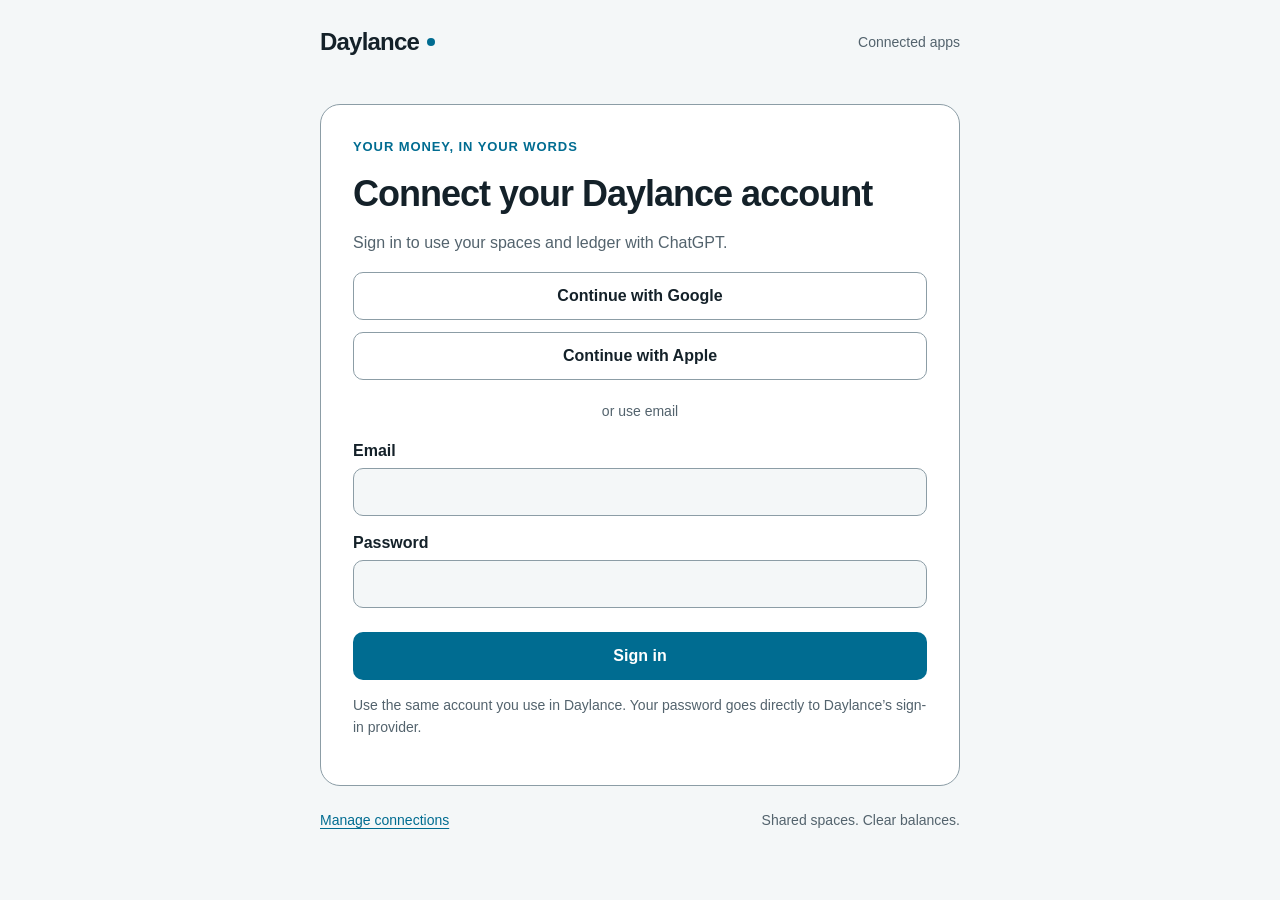
<file: connect/index.html>
<!doctype html>
<html lang="en">
  <head>
    <meta charset="utf-8" />
    <meta name="viewport" content="width=device-width, initial-scale=1, viewport-fit=cover" />
    <meta name="color-scheme" content="dark light" />
    <title>Connect your account · Daylance</title>
    <base href="/connect/" />
    <link rel="stylesheet" href="consent.css" />
    <script type="module" src="consent.js"></script>
  <meta name="referrer" content="no-referrer" /><meta http-equiv="Content-Security-Policy" content="default-src 'none'; script-src 'self'; style-src 'self'; connect-src 'self' https://tzzlsupvtksnjlkzxvip.supabase.co; img-src 'self'; base-uri 'self'; form-action 'self'" /></head>
  <body>
    <main>
      <header><a id="app-link" href="/">Daylance<span class="brand-dot" aria-hidden="true"></span></a><span>Connected apps</span></header>
      <section class="card" aria-labelledby="title">
        <p class="eyebrow">Your money, in your words</p>
        <h1 id="title">Connect your Daylance account</h1>
        <p id="intro">Sign in to use your spaces and ledger with ChatGPT.</p>
        <p id="message" role="status" aria-live="polite">Loading your connection…</p>
        <p id="error" role="alert" tabindex="-1" hidden></p>
        <section id="login" hidden>
          <button type="button" id="google" class="secondary">Continue with Google</button>
          <button type="button" id="apple" class="secondary provider">Continue with Apple</button>
          <p class="divider">or use email</p>
          <form id="login-form">
            <label for="email">Email</label>
            <input id="email" name="email" type="email" autocomplete="email" inputmode="email" required />
            <label for="password">Password</label>
            <input id="password" name="password" type="password" autocomplete="current-password" required />
            <button type="submit">Sign in</button>
          </form>
          <p class="footnote">Use the same account you use in Daylance. Your password goes directly to Daylance’s sign-in provider.</p>
        </section>
        <section id="consent" hidden>
          <p id="identity" class="identity"></p>
          <h2 id="client-name">Allow this connection?</h2>
          <ul>
            <li>Read entries, balances, accounts, categories, members, and split policies in the spaces you can access.</li>
            <li>Create and edit ledger entries, and create categories and split policies, in spaces where you are an editor or owner.</li>
          </ul>
          <p class="footnote">Entries record activity in your ledger. They do not move money. This connection uses your existing space permissions. Data requested in a chat is shared with the connected app.</p>
          <p id="scopes" class="footnote"></p>
          <div class="actions"><button id="approve" type="button">Allow connection</button><button id="deny" type="button" class="secondary">Don’t allow</button></div>
          <p class="footnote">You can disconnect at any time from <a href="?manage=1">Connected apps</a>.</p>
        </section>
        <section id="connections" hidden><div id="grants"></div></section>
        <button id="sign-out" type="button" class="quiet" hidden>Use a different account</button>
      </section>
      <footer><a href="?manage=1">Manage connections</a><span>Shared spaces. Clear balances.</span></footer>
    </main>
  </body>
</html>
</file>
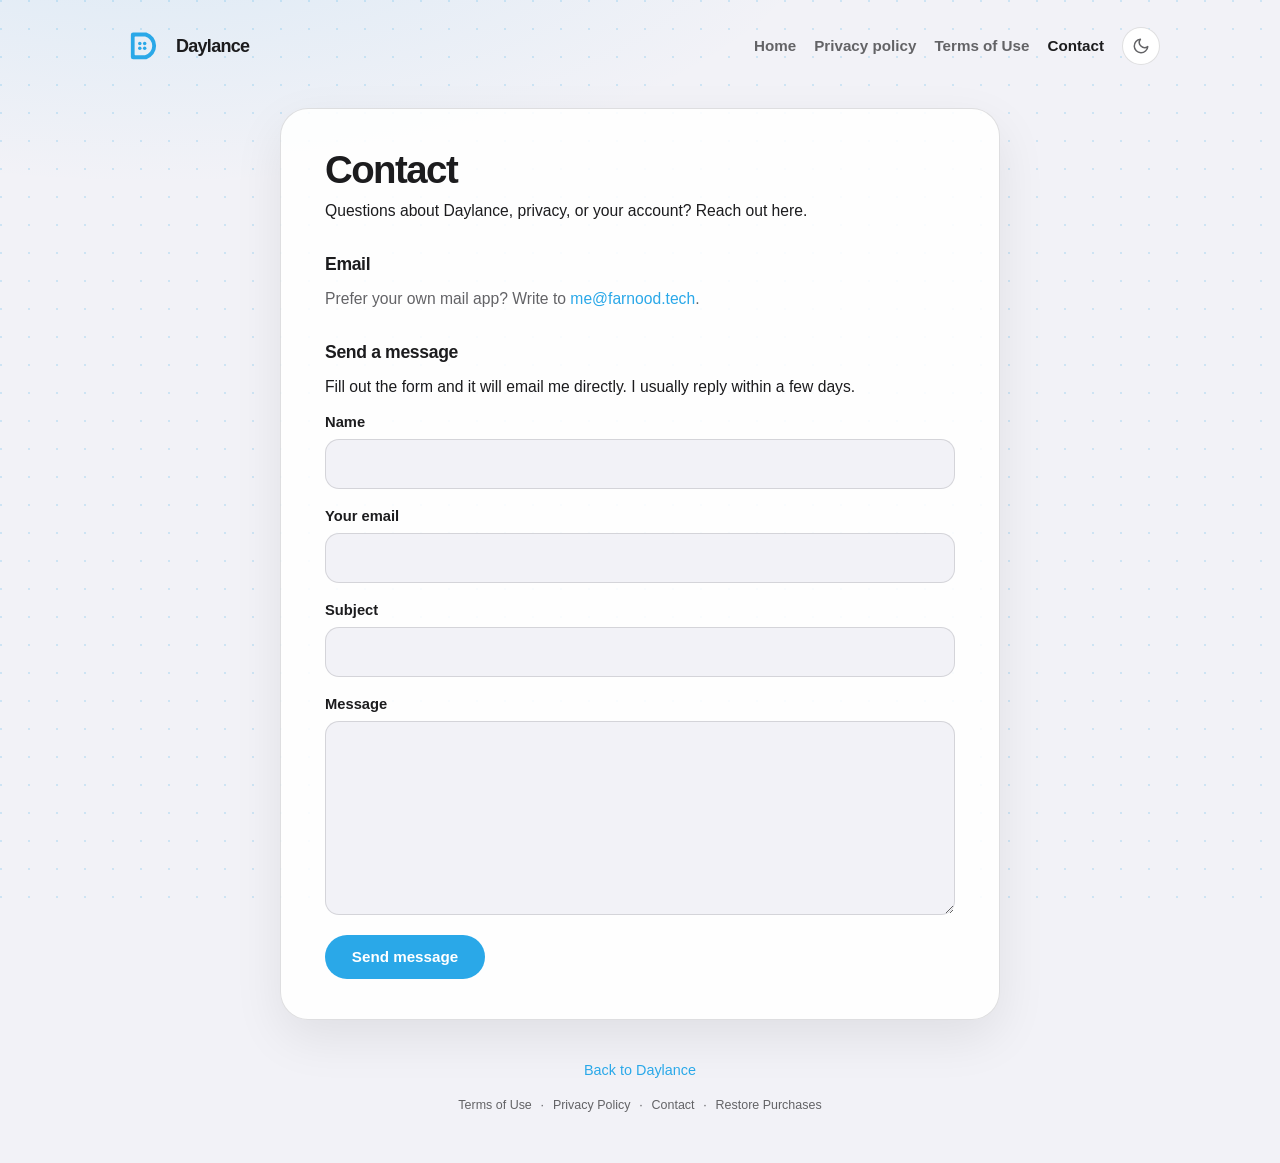
<file: contact/index.html>
<!doctype html>
<html lang="en">
  <head>
    <meta charset="utf-8" />
    <meta name="viewport" content="width=device-width, initial-scale=1" />
    <title>Contact — Daylance</title>
    <meta
      name="description"
      content="Contact Daylance support. Send a message or email me@farnood.tech."
    />
    <meta property="og:title" content="Contact — Daylance" />
    <meta property="og:description" content="Contact Daylance support. Send a message or email me@farnood.tech." />
    <meta property="og:type" content="website" />
    <meta property="og:url" content="https://daylance.farnood.tech/contact/" />
    <meta property="og:site_name" content="Daylance" />
    <meta property="og:image" content="https://daylance.farnood.tech/assets/images/share.png" />
    <meta property="og:image:secure_url" content="https://daylance.farnood.tech/assets/images/share.png" />
    <meta property="og:image:type" content="image/png" />
    <meta property="og:image:width" content="1200" />
    <meta property="og:image:height" content="630" />
    <meta property="og:image:alt" content="Daylance — See every dollar on its day" />
    <meta name="twitter:card" content="summary_large_image" />
    <meta name="twitter:title" content="Contact — Daylance" />
    <meta name="twitter:description" content="Contact Daylance support. Send a message or email me@farnood.tech." />
    <meta name="twitter:image" content="https://daylance.farnood.tech/assets/images/share.png" />
    <link rel="canonical" href="https://daylance.farnood.tech/contact/" />
    <link rel="image_src" href="https://daylance.farnood.tech/assets/images/share.png" />
    <link rel="icon" href="https://daylance.farnood.tech/favicon.ico" sizes="any" />
    <link rel="icon" href="https://daylance.farnood.tech/assets/images/icon-dark.png" type="image/png" />
    <link rel="apple-touch-icon" href="https://daylance.farnood.tech/assets/images/apple-touch-icon.png" />
    <link rel="stylesheet" href="../assets/css/site.css" />
    <script src="../assets/js/theme.js"></script>
  </head>
  <body>
    <div class="site-shell">
      <header class="site-header">
        <a class="brand" href="../">
          <svg class="brand-mark" viewBox="0 0 1024 1024" aria-hidden="true">
            <path fill="currentColor" fill-rule="evenodd" d="M306 199H612.46A325.35 325.35 0 0 1 614.28 819H306A53 53 0 0 1 253 766V252A53 53 0 0 1 306 199Zm50 92H584.95A226.52 226.52 0 0 1 581.73 728H356A16 16 0 0 1 340 712V307A16 16 0 0 1 356 291Z"/>
            <g fill="currentColor">
              <circle cx="461" cy="452" r="40.5"/>
              <circle cx="574.5" cy="452" r="40.5"/>
              <circle cx="461" cy="562" r="40.5"/>
              <circle cx="574.5" cy="562" r="40.5"/>
            </g>
          </svg>
          <span class="brand-name">Daylance</span>
        </a>
        <nav class="site-nav" aria-label="Site">
          <a href="../">Home</a>
          <a href="../policy/">Privacy policy</a>
          <a href="../terms/">Terms of Use</a>
          <a href="./" aria-current="page">Contact</a>
          <button class="theme-toggle" type="button" aria-label="Switch between light and dark mode">
            <svg class="when-light" viewBox="0 0 24 24" fill="none" stroke="currentColor" stroke-width="2" stroke-linecap="round" stroke-linejoin="round" aria-hidden="true">
              <path d="M21 12.79A9 9 0 1 1 11.21 3 7 7 0 0 0 21 12.79z" />
            </svg>
            <svg class="when-dark" viewBox="0 0 24 24" fill="none" stroke="currentColor" stroke-width="2" stroke-linecap="round" stroke-linejoin="round" aria-hidden="true">
              <circle cx="12" cy="12" r="4" />
              <path d="M12 2v2m0 16v2M4.93 4.93l1.41 1.41m11.32 11.32 1.41 1.41M2 12h2m16 0h2M4.93 19.07l1.41-1.41M17.66 6.34l1.41-1.41" />
            </svg>
          </button>
        </nav>
      </header>

      <main class="policy-layout">
        <article class="policy-card contact-card">
          <h1>Contact</h1>
          <p class="policy-meta">Questions about Daylance, privacy, or your account? Reach out here.</p>

          <section class="contact-direct" aria-label="Email">
            <h2>Email</h2>
            <p>
              Prefer your own mail app? Write to
              <a href="mailto:me@farnood.tech">me@farnood.tech</a>.
            </p>
          </section>

          <section class="contact-form-section" aria-label="Contact form">
            <h2>Send a message</h2>
            <p class="contact-form-intro">
              Fill out the form and it will email me directly. I usually reply within a few days.
            </p>

            <div class="contact-status" id="contact-status" hidden role="status" aria-live="polite"></div>

            <form class="contact-form" id="contact-form" novalidate>
              <input
                class="contact-honey"
                type="text"
                name="_honey"
                tabindex="-1"
                autocomplete="off"
                aria-hidden="true"
              />

              <label class="contact-field" for="contact-name">
                <span>Name</span>
                <input id="contact-name" name="name" type="text" autocomplete="name" required maxlength="120" />
              </label>

              <label class="contact-field" for="contact-email">
                <span>Your email</span>
                <input
                  id="contact-email"
                  name="email"
                  type="email"
                  autocomplete="email"
                  required
                  maxlength="254"
                  inputmode="email"
                />
              </label>

              <label class="contact-field" for="contact-subject">
                <span>Subject</span>
                <input id="contact-subject" name="subject" type="text" required maxlength="160" />
              </label>

              <label class="contact-field" for="contact-message">
                <span>Message</span>
                <textarea id="contact-message" name="message" required maxlength="5000" rows="7"></textarea>
              </label>

              <button class="button button-primary contact-submit" type="submit" id="contact-submit">
                Send message
              </button>
            </form>
          </section>
        </article>
      </main>

      <footer class="site-footer">
        <p><a href="../">Back to Daylance</a></p>
        <nav class="site-legal-links" aria-label="Legal">
          <a href="../terms/">Terms of Use</a>
          <span aria-hidden="true">·</span>
          <a href="../policy/">Privacy Policy</a>
          <span aria-hidden="true">·</span>
          <a href="./">Contact</a>
          <span aria-hidden="true">·</span>
          <a href="mailto:me@farnood.tech?subject=Daylance%20Restore%20Purchases">Restore Purchases</a>
        </nav>
      </footer>
    </div>
    <script src="../assets/js/contact.js"></script>
  </body>
</html>
</file>
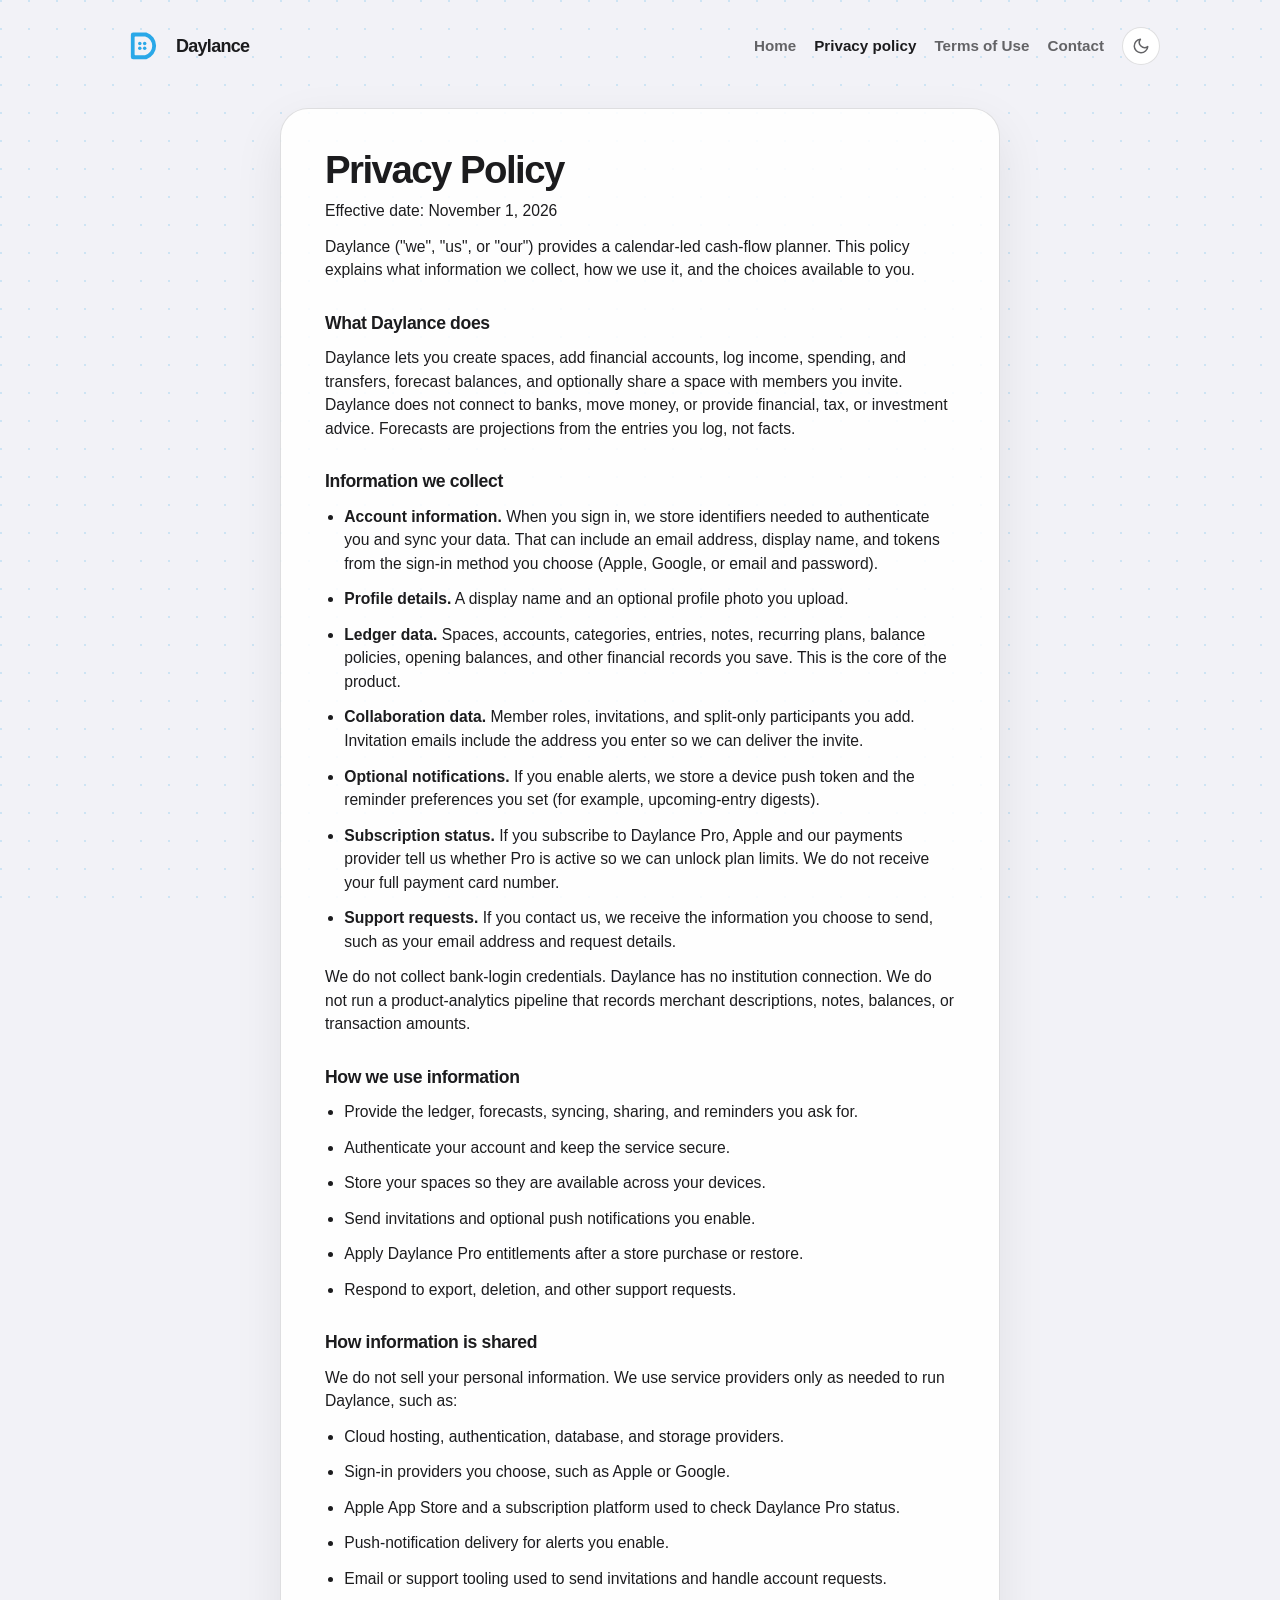
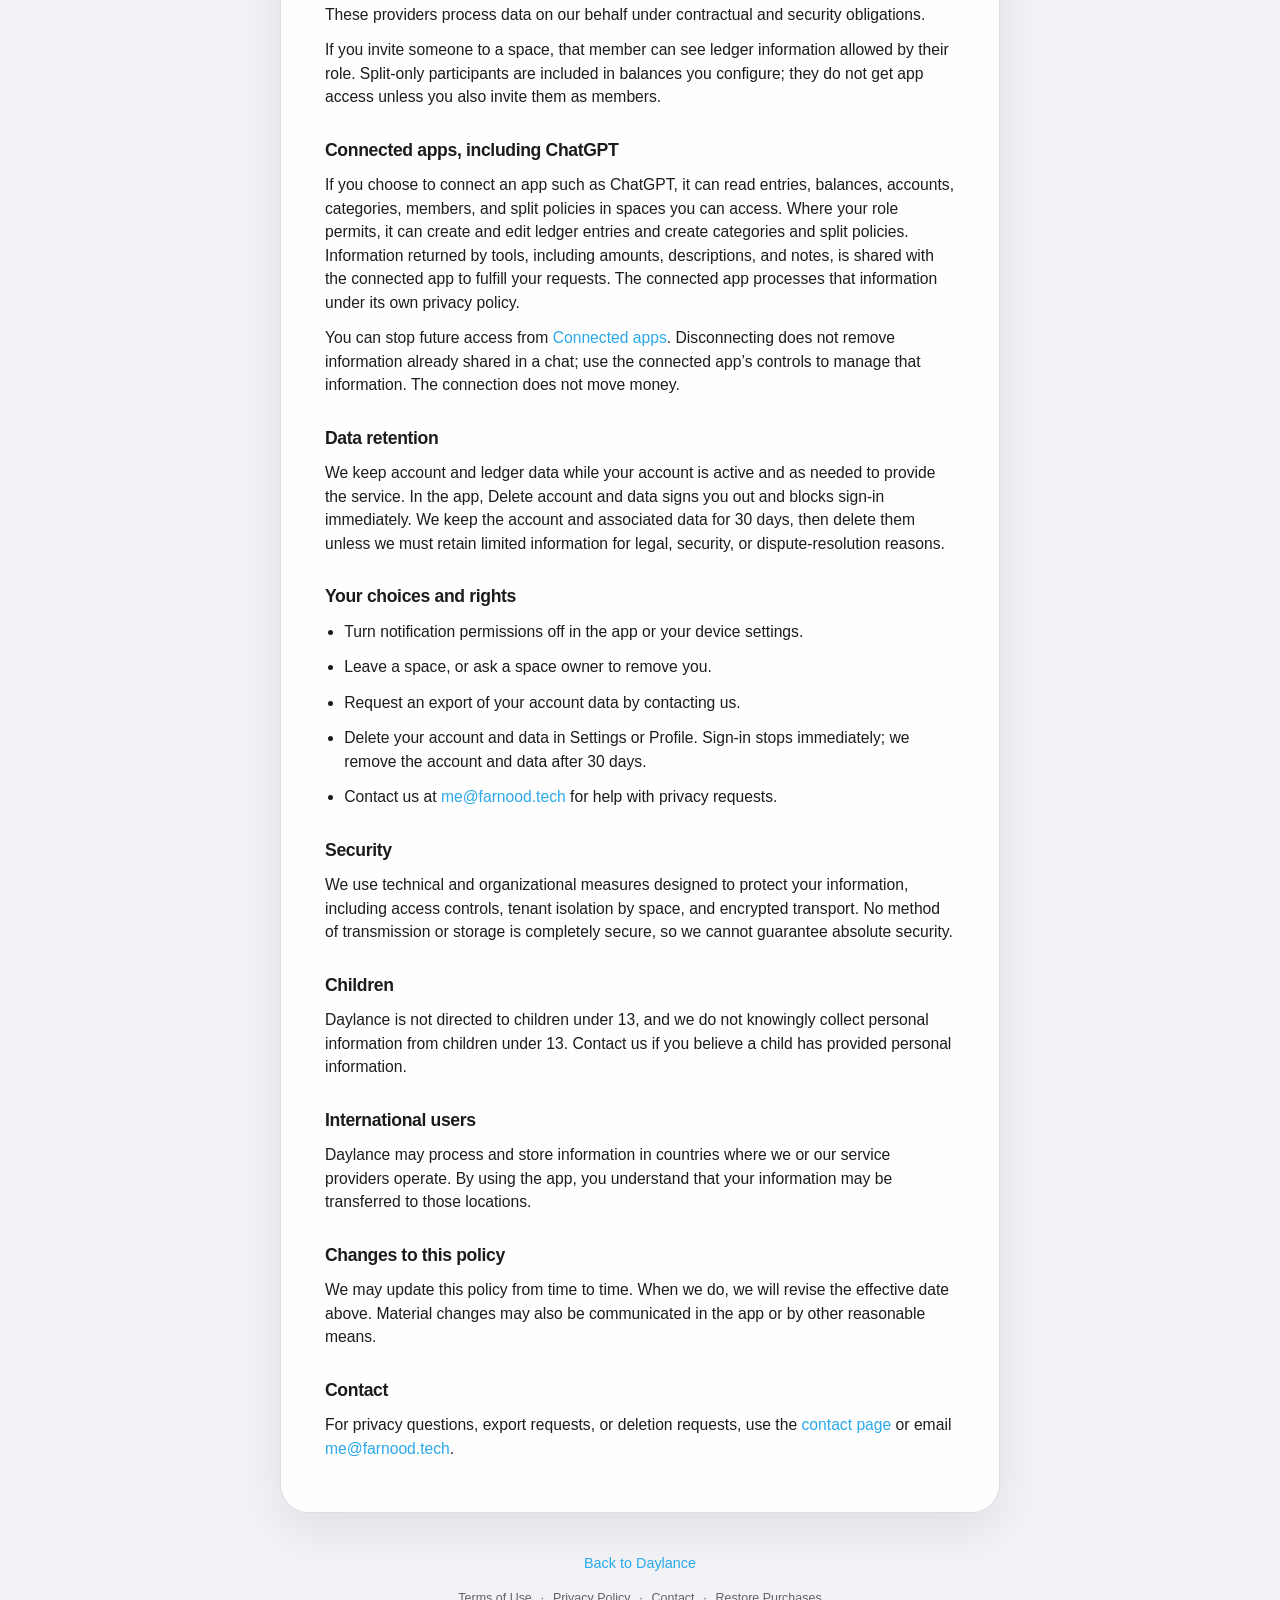
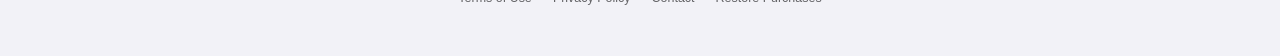
<file: policy/index.html>
<!doctype html>
<html lang="en">
  <head>
    <meta charset="utf-8" />
    <meta name="viewport" content="width=device-width, initial-scale=1" />
    <title>Privacy Policy — Daylance</title>
    <meta
      name="description"
      content="How Daylance collects, uses, stores, and protects your account, ledger, and optional notification data."
    />
    <meta property="og:title" content="Privacy Policy — Daylance" />
    <meta property="og:description" content="How Daylance collects, uses, stores, and protects your account and ledger data." />
    <meta property="og:type" content="website" />
    <meta property="og:url" content="https://daylance.farnood.tech/policy/" />
    <meta property="og:site_name" content="Daylance" />
    <meta property="og:image" content="https://daylance.farnood.tech/assets/images/share.png" />
    <meta property="og:image:secure_url" content="https://daylance.farnood.tech/assets/images/share.png" />
    <meta property="og:image:type" content="image/png" />
    <meta property="og:image:width" content="1200" />
    <meta property="og:image:height" content="630" />
    <meta property="og:image:alt" content="Daylance — See every dollar on its day" />
    <meta name="twitter:card" content="summary_large_image" />
    <meta name="twitter:title" content="Privacy Policy — Daylance" />
    <meta name="twitter:description" content="How Daylance collects, uses, stores, and protects your account and ledger data." />
    <meta name="twitter:image" content="https://daylance.farnood.tech/assets/images/share.png" />
    <link rel="canonical" href="https://daylance.farnood.tech/policy/" />
    <link rel="image_src" href="https://daylance.farnood.tech/assets/images/share.png" />
    <link rel="icon" href="https://daylance.farnood.tech/favicon.ico" sizes="any" />
    <link rel="icon" href="https://daylance.farnood.tech/assets/images/icon-dark.png" type="image/png" />
    <link rel="apple-touch-icon" href="https://daylance.farnood.tech/assets/images/apple-touch-icon.png" />
    <link rel="stylesheet" href="../assets/css/site.css" />
    <script src="../assets/js/theme.js"></script>
  </head>
  <body>
    <div class="site-shell">
      <header class="site-header">
        <a class="brand" href="../">
          <svg class="brand-mark" viewBox="0 0 1024 1024" aria-hidden="true">
            <path fill="currentColor" fill-rule="evenodd" d="M306 199H612.46A325.35 325.35 0 0 1 614.28 819H306A53 53 0 0 1 253 766V252A53 53 0 0 1 306 199Zm50 92H584.95A226.52 226.52 0 0 1 581.73 728H356A16 16 0 0 1 340 712V307A16 16 0 0 1 356 291Z"/>
            <g fill="currentColor">
              <circle cx="461" cy="452" r="40.5"/>
              <circle cx="574.5" cy="452" r="40.5"/>
              <circle cx="461" cy="562" r="40.5"/>
              <circle cx="574.5" cy="562" r="40.5"/>
            </g>
          </svg>
          <span class="brand-name">Daylance</span>
        </a>
        <nav class="site-nav" aria-label="Site">
          <a href="../">Home</a>
          <a href="./" aria-current="page">Privacy policy</a>
          <a href="../terms/">Terms of Use</a>
          <a href="../contact/">Contact</a>
          <button class="theme-toggle" type="button" aria-label="Switch between light and dark mode">
            <svg class="when-light" viewBox="0 0 24 24" fill="none" stroke="currentColor" stroke-width="2" stroke-linecap="round" stroke-linejoin="round" aria-hidden="true">
              <path d="M21 12.79A9 9 0 1 1 11.21 3 7 7 0 0 0 21 12.79z" />
            </svg>
            <svg class="when-dark" viewBox="0 0 24 24" fill="none" stroke="currentColor" stroke-width="2" stroke-linecap="round" stroke-linejoin="round" aria-hidden="true">
              <circle cx="12" cy="12" r="4" />
              <path d="M12 2v2m0 16v2M4.93 4.93l1.41 1.41m11.32 11.32 1.41 1.41M2 12h2m16 0h2M4.93 19.07l1.41-1.41M17.66 6.34l1.41-1.41" />
            </svg>
          </button>
        </nav>
      </header>

      <main class="policy-layout">
        <article class="policy-card">
          <h1>Privacy Policy</h1>
          <p class="policy-meta">Effective date: November 1, 2026</p>

          <p>
            Daylance ("we", "us", or "our") provides a calendar-led cash-flow planner. This policy explains what
            information we collect, how we use it, and the choices available to you.
          </p>

          <h2>What Daylance does</h2>
          <p>
            Daylance lets you create spaces, add financial accounts, log income, spending, and transfers, forecast
            balances, and optionally share a space with members you invite. Daylance does not connect to banks, move
            money, or provide financial, tax, or investment advice. Forecasts are projections from the entries you
            log, not facts.
          </p>

          <h2>Information we collect</h2>
          <ul>
            <li>
              <strong>Account information.</strong> When you sign in, we store identifiers needed to authenticate
              you and sync your data. That can include an email address, display name, and tokens from the sign-in
              method you choose (Apple, Google, or email and password).
            </li>
            <li>
              <strong>Profile details.</strong> A display name and an optional profile photo you upload.
            </li>
            <li>
              <strong>Ledger data.</strong> Spaces, accounts, categories, entries, notes, recurring plans, balance
              policies, opening balances, and other financial records you save. This is the core of the product.
            </li>
            <li>
              <strong>Collaboration data.</strong> Member roles, invitations, and split-only participants you add.
              Invitation emails include the address you enter so we can deliver the invite.
            </li>
            <li>
              <strong>Optional notifications.</strong> If you enable alerts, we store a device push token and the
              reminder preferences you set (for example, upcoming-entry digests).
            </li>
            <li>
              <strong>Subscription status.</strong> If you subscribe to Daylance Pro, Apple and our payments
              provider tell us whether Pro is active so we can unlock plan limits. We do not receive your full
              payment card number.
            </li>
            <li>
              <strong>Support requests.</strong> If you contact us, we receive the information you choose to send,
              such as your email address and request details.
            </li>
          </ul>
          <p>
            We do not collect bank-login credentials. Daylance has no institution connection. We do not run a
            product-analytics pipeline that records merchant descriptions, notes, balances, or transaction amounts.
          </p>

          <h2>How we use information</h2>
          <ul>
            <li>Provide the ledger, forecasts, syncing, sharing, and reminders you ask for.</li>
            <li>Authenticate your account and keep the service secure.</li>
            <li>Store your spaces so they are available across your devices.</li>
            <li>Send invitations and optional push notifications you enable.</li>
            <li>Apply Daylance Pro entitlements after a store purchase or restore.</li>
            <li>Respond to export, deletion, and other support requests.</li>
          </ul>

          <h2>How information is shared</h2>
          <p>We do not sell your personal information. We use service providers only as needed to run Daylance, such as:</p>
          <ul>
            <li>Cloud hosting, authentication, database, and storage providers.</li>
            <li>Sign-in providers you choose, such as Apple or Google.</li>
            <li>Apple App Store and a subscription platform used to check Daylance Pro status.</li>
            <li>Push-notification delivery for alerts you enable.</li>
            <li>Email or support tooling used to send invitations and handle account requests.</li>
          </ul>
          <p>These providers process data on our behalf under contractual and security obligations.</p>
          <p>
            If you invite someone to a space, that member can see ledger information allowed by their role. Split-only
            participants are included in balances you configure; they do not get app access unless you also invite
            them as members.
          </p>

          <h2>Connected apps, including ChatGPT</h2>
        <p>If you choose to connect an app such as ChatGPT, it can read entries, balances, accounts, categories, members, and split policies in spaces you can access. Where your role permits, it can create and edit ledger entries and create categories and split policies. Information returned by tools, including amounts, descriptions, and notes, is shared with the connected app to fulfill your requests. The connected app processes that information under its own privacy policy.</p>
        <p>You can stop future access from <a href="../connect/?manage=1">Connected apps</a>. Disconnecting does not remove information already shared in a chat; use the connected app’s controls to manage that information. The connection does not move money.</p>

        <h2>Data retention</h2>
          <p>
            We keep account and ledger data while your account is active and as needed to provide the service.
            In the app, Delete account and data signs you out and blocks sign-in immediately. We keep the account
            and associated data for 30 days, then delete them unless we must retain limited information for legal,
            security, or dispute-resolution reasons.
          </p>

          <h2>Your choices and rights</h2>
          <ul>
            <li>Turn notification permissions off in the app or your device settings.</li>
            <li>Leave a space, or ask a space owner to remove you.</li>
            <li>Request an export of your account data by contacting us.</li>
            <li>Delete your account and data in Settings or Profile. Sign-in stops immediately; we remove the account and data after 30 days.</li>
            <li>Contact us at <a href="mailto:me@farnood.tech">me@farnood.tech</a> for help with privacy requests.</li>
          </ul>

          <h2>Security</h2>
          <p>
            We use technical and organizational measures designed to protect your information, including access
            controls, tenant isolation by space, and encrypted transport. No method of transmission or storage is
            completely secure, so we cannot guarantee absolute security.
          </p>

          <h2>Children</h2>
          <p>
            Daylance is not directed to children under 13, and we do not knowingly collect personal information from
            children under 13. Contact us if you believe a child has provided personal information.
          </p>

          <h2>International users</h2>
          <p>
            Daylance may process and store information in countries where we or our service providers operate. By
            using the app, you understand that your information may be transferred to those locations.
          </p>

          <h2>Changes to this policy</h2>
          <p>
            We may update this policy from time to time. When we do, we will revise the effective date above. Material
            changes may also be communicated in the app or by other reasonable means.
          </p>

          <h2>Contact</h2>
          <p>
            For privacy questions, export requests, or deletion requests, use the
            <a href="../contact/">contact page</a> or email
            <a href="mailto:me@farnood.tech">me@farnood.tech</a>.
          </p>
        </article>
      </main>

      <footer class="site-footer">
        <p><a href="../">Back to Daylance</a></p>
        <nav class="site-legal-links" aria-label="Legal">
          <a href="../terms/">Terms of Use</a>
          <span aria-hidden="true">·</span>
          <a href="./">Privacy Policy</a>
          <span aria-hidden="true">·</span>
          <a href="../contact/">Contact</a>
          <span aria-hidden="true">·</span>
          <a href="mailto:me@farnood.tech?subject=Daylance%20Restore%20Purchases">Restore Purchases</a>
        </nav>
      </footer>
    </div>
  </body>
</html>
</file>
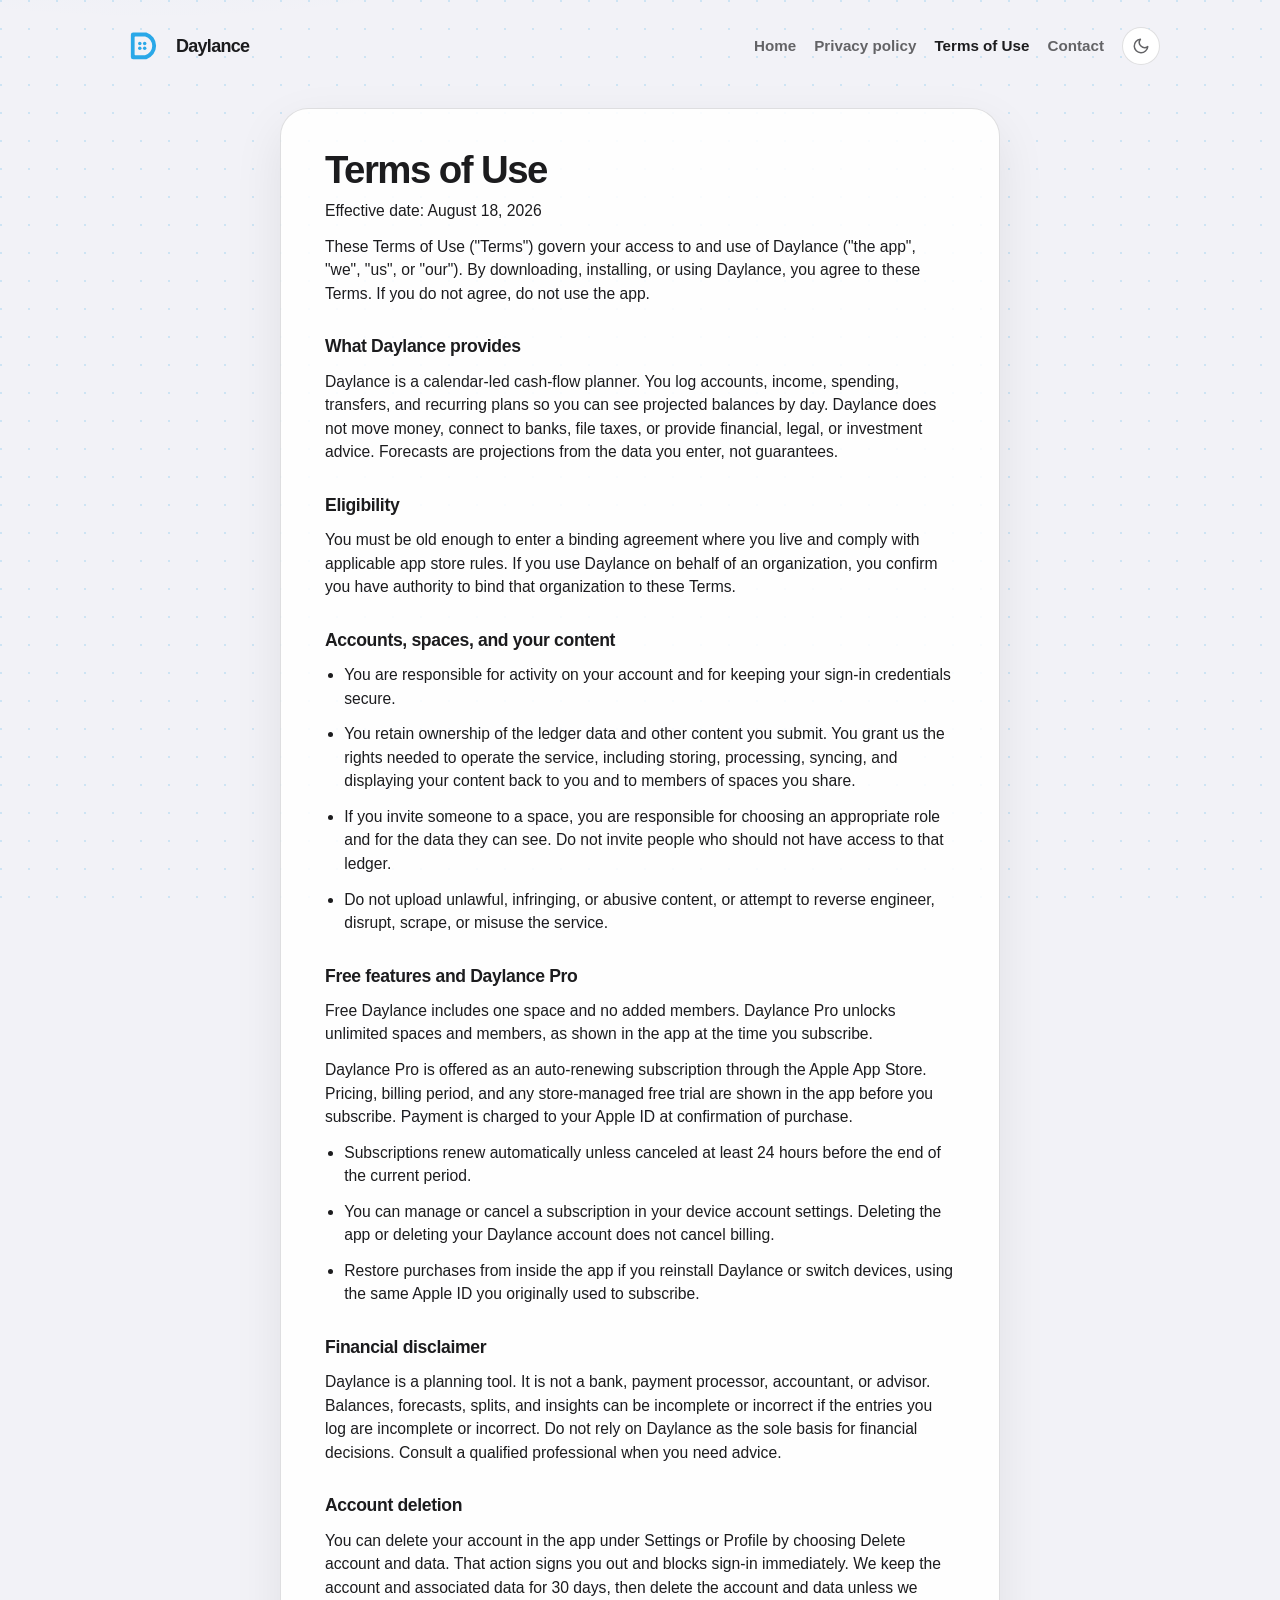
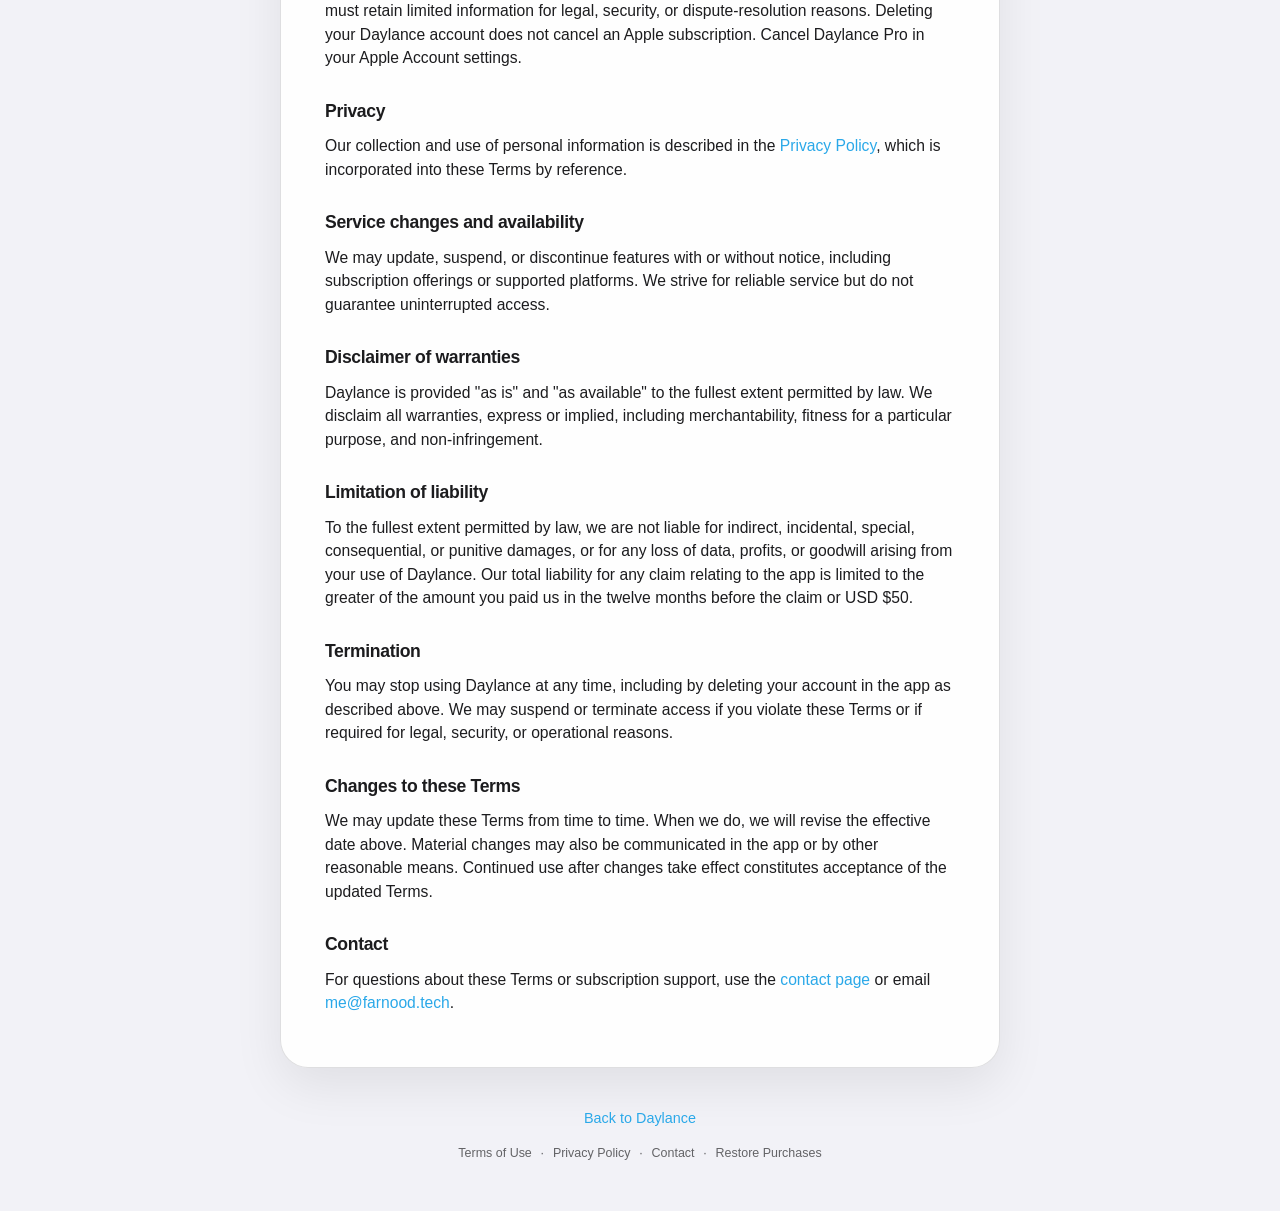
<file: terms/index.html>
<!doctype html>
<html lang="en">
  <head>
    <meta charset="utf-8" />
    <meta name="viewport" content="width=device-width, initial-scale=1" />
    <title>Terms of Use — Daylance</title>
    <meta
      name="description"
      content="Terms of Use for Daylance, including subscriptions, acceptable use, and limits on forecasts and financial data."
    />
    <meta property="og:title" content="Terms of Use — Daylance" />
    <meta property="og:description" content="Terms of Use for Daylance, including subscriptions, acceptable use, and limitations." />
    <meta property="og:type" content="website" />
    <meta property="og:url" content="https://daylance.farnood.tech/terms/" />
    <meta property="og:site_name" content="Daylance" />
    <meta property="og:image" content="https://daylance.farnood.tech/assets/images/share.png" />
    <meta property="og:image:secure_url" content="https://daylance.farnood.tech/assets/images/share.png" />
    <meta property="og:image:type" content="image/png" />
    <meta property="og:image:width" content="1200" />
    <meta property="og:image:height" content="630" />
    <meta property="og:image:alt" content="Daylance — See every dollar on its day" />
    <meta name="twitter:card" content="summary_large_image" />
    <meta name="twitter:title" content="Terms of Use — Daylance" />
    <meta name="twitter:description" content="Terms of Use for Daylance, including subscriptions, acceptable use, and limitations." />
    <meta name="twitter:image" content="https://daylance.farnood.tech/assets/images/share.png" />
    <link rel="canonical" href="https://daylance.farnood.tech/terms/" />
    <link rel="image_src" href="https://daylance.farnood.tech/assets/images/share.png" />
    <link rel="icon" href="https://daylance.farnood.tech/favicon.ico" sizes="any" />
    <link rel="icon" href="https://daylance.farnood.tech/assets/images/icon-dark.png" type="image/png" />
    <link rel="apple-touch-icon" href="https://daylance.farnood.tech/assets/images/apple-touch-icon.png" />
    <link rel="stylesheet" href="../assets/css/site.css" />
    <script src="../assets/js/theme.js"></script>
  </head>
  <body>
    <div class="site-shell">
      <header class="site-header">
        <a class="brand" href="../">
          <svg class="brand-mark" viewBox="0 0 1024 1024" aria-hidden="true">
            <path fill="currentColor" fill-rule="evenodd" d="M306 199H612.46A325.35 325.35 0 0 1 614.28 819H306A53 53 0 0 1 253 766V252A53 53 0 0 1 306 199Zm50 92H584.95A226.52 226.52 0 0 1 581.73 728H356A16 16 0 0 1 340 712V307A16 16 0 0 1 356 291Z"/>
            <g fill="currentColor">
              <circle cx="461" cy="452" r="40.5"/>
              <circle cx="574.5" cy="452" r="40.5"/>
              <circle cx="461" cy="562" r="40.5"/>
              <circle cx="574.5" cy="562" r="40.5"/>
            </g>
          </svg>
          <span class="brand-name">Daylance</span>
        </a>
        <nav class="site-nav" aria-label="Site">
          <a href="../">Home</a>
          <a href="../policy/">Privacy policy</a>
          <a href="./" aria-current="page">Terms of Use</a>
          <a href="../contact/">Contact</a>
          <button class="theme-toggle" type="button" aria-label="Switch between light and dark mode">
            <svg class="when-light" viewBox="0 0 24 24" fill="none" stroke="currentColor" stroke-width="2" stroke-linecap="round" stroke-linejoin="round" aria-hidden="true">
              <path d="M21 12.79A9 9 0 1 1 11.21 3 7 7 0 0 0 21 12.79z" />
            </svg>
            <svg class="when-dark" viewBox="0 0 24 24" fill="none" stroke="currentColor" stroke-width="2" stroke-linecap="round" stroke-linejoin="round" aria-hidden="true">
              <circle cx="12" cy="12" r="4" />
              <path d="M12 2v2m0 16v2M4.93 4.93l1.41 1.41m11.32 11.32 1.41 1.41M2 12h2m16 0h2M4.93 19.07l1.41-1.41M17.66 6.34l1.41-1.41" />
            </svg>
          </button>
        </nav>
      </header>

      <main class="policy-layout">
        <article class="policy-card">
          <h1>Terms of Use</h1>
          <p class="policy-meta">Effective date: August 18, 2026</p>

          <p>
            These Terms of Use ("Terms") govern your access to and use of Daylance ("the app", "we", "us", or "our").
            By downloading, installing, or using Daylance, you agree to these Terms. If you do not agree, do not use
            the app.
          </p>

          <h2>What Daylance provides</h2>
          <p>
            Daylance is a calendar-led cash-flow planner. You log accounts, income, spending, transfers, and recurring
            plans so you can see projected balances by day. Daylance does not move money, connect to banks, file taxes,
            or provide financial, legal, or investment advice. Forecasts are projections from the data you enter, not
            guarantees.
          </p>

          <h2>Eligibility</h2>
          <p>
            You must be old enough to enter a binding agreement where you live and comply with applicable app store
            rules. If you use Daylance on behalf of an organization, you confirm you have authority to bind that
            organization to these Terms.
          </p>

          <h2>Accounts, spaces, and your content</h2>
          <ul>
            <li>You are responsible for activity on your account and for keeping your sign-in credentials secure.</li>
            <li>
              You retain ownership of the ledger data and other content you submit. You grant us the rights needed to
              operate the service, including storing, processing, syncing, and displaying your content back to you and
              to members of spaces you share.
            </li>
            <li>
              If you invite someone to a space, you are responsible for choosing an appropriate role and for the data
              they can see. Do not invite people who should not have access to that ledger.
            </li>
            <li>
              Do not upload unlawful, infringing, or abusive content, or attempt to reverse engineer, disrupt, scrape,
              or misuse the service.
            </li>
          </ul>

          <h2>Free features and Daylance Pro</h2>
          <p>
            Free Daylance includes one space and no added members. Daylance Pro unlocks unlimited spaces and members,
            as shown in the app at the time you subscribe.
          </p>
          <p>
            Daylance Pro is offered as an auto-renewing subscription through the Apple App Store. Pricing, billing
            period, and any store-managed free trial are shown in the app before you subscribe. Payment is charged to
            your Apple ID at confirmation of purchase.
          </p>
          <ul>
            <li>Subscriptions renew automatically unless canceled at least 24 hours before the end of the current period.</li>
            <li>
              You can manage or cancel a subscription in your device account settings. Deleting the app or
              deleting your Daylance account does not cancel billing.
            </li>
            <li>
              Restore purchases from inside the app if you reinstall Daylance or switch devices, using the same Apple ID
              you originally used to subscribe.
            </li>
          </ul>

          <h2>Financial disclaimer</h2>
          <p>
            Daylance is a planning tool. It is not a bank, payment processor, accountant, or advisor. Balances,
            forecasts, splits, and insights can be incomplete or incorrect if the entries you log are incomplete or
            incorrect. Do not rely on Daylance as the sole basis for financial decisions. Consult a qualified
            professional when you need advice.
          </p>

          <h2>Account deletion</h2>
          <p>
            You can delete your account in the app under Settings or Profile by choosing Delete account and data.
            That action signs you out and blocks sign-in immediately. We keep the account and associated data for 30
            days, then delete the account and data unless we must retain limited information for legal, security, or
            dispute-resolution reasons. Deleting your Daylance account does not cancel an Apple subscription. Cancel
            Daylance Pro in your Apple Account settings.
          </p>

          <h2>Privacy</h2>
          <p>
            Our collection and use of personal information is described in the
            <a href="../policy/">Privacy Policy</a>, which is incorporated into these Terms by reference.
          </p>

          <h2>Service changes and availability</h2>
          <p>
            We may update, suspend, or discontinue features with or without notice, including subscription offerings or
            supported platforms. We strive for reliable service but do not guarantee uninterrupted access.
          </p>

          <h2>Disclaimer of warranties</h2>
          <p>
            Daylance is provided "as is" and "as available" to the fullest extent permitted by law. We disclaim all
            warranties, express or implied, including merchantability, fitness for a particular purpose, and
            non-infringement.
          </p>

          <h2>Limitation of liability</h2>
          <p>
            To the fullest extent permitted by law, we are not liable for indirect, incidental, special, consequential,
            or punitive damages, or for any loss of data, profits, or goodwill arising from your use of Daylance. Our
            total liability for any claim relating to the app is limited to the greater of the amount you paid us in the
            twelve months before the claim or USD $50.
          </p>

          <h2>Termination</h2>
          <p>
            You may stop using Daylance at any time, including by deleting your account in the app as described above.
            We may suspend or terminate access if you violate these Terms or if required for legal, security, or
            operational reasons.
          </p>

          <h2>Changes to these Terms</h2>
          <p>
            We may update these Terms from time to time. When we do, we will revise the effective date above. Material
            changes may also be communicated in the app or by other reasonable means. Continued use after changes take
            effect constitutes acceptance of the updated Terms.
          </p>

          <h2>Contact</h2>
          <p>
            For questions about these Terms or subscription support, use the
            <a href="../contact/">contact page</a> or email
            <a href="mailto:me@farnood.tech">me@farnood.tech</a>.
          </p>
        </article>
      </main>

      <footer class="site-footer">
        <p><a href="../">Back to Daylance</a></p>
        <nav class="site-legal-links" aria-label="Legal">
          <a href="./">Terms of Use</a>
          <span aria-hidden="true">·</span>
          <a href="../policy/">Privacy Policy</a>
          <span aria-hidden="true">·</span>
          <a href="../contact/">Contact</a>
          <span aria-hidden="true">·</span>
          <a href="mailto:me@farnood.tech?subject=Daylance%20Restore%20Purchases">Restore Purchases</a>
        </nav>
      </footer>
    </div>
  </body>
</html>
</file>
<file: connect/consent.css>
:root {
  color-scheme: dark;
  --bg: #080b0d; --surface: #14191d; --text: #f6f8fa; --muted: #b2bec5;
  --line: #58636b; --accent: #70d8ff; --on-accent: #08212a; --error: #ffb1b7;
  font-family: -apple-system, BlinkMacSystemFont, "Segoe UI", sans-serif;
  background: var(--bg); color: var(--text); font-size: 16px;
}
* { box-sizing: border-box; }
[hidden] { display: none !important; }
body { margin: 0; }
main { max-width: 680px; margin: 0 auto; padding: max(28px, env(safe-area-inset-top)) max(20px, env(safe-area-inset-right)) max(28px, env(safe-area-inset-bottom)) max(20px, env(safe-area-inset-left)); }
header, footer { display: flex; align-items: center; justify-content: space-between; gap: 16px; flex-wrap: wrap; }
header { margin-bottom: 48px; }
header > a { font-size: 24px; font-weight: 750; letter-spacing: -.8px; text-decoration: none; color: var(--text); display: flex; align-items: center; gap: 8px; }
.brand-dot { width: 8px; height: 8px; border-radius: 50%; background: var(--accent); }
header > span, footer { color: var(--muted); font-size: 14px; }
.card { padding: 32px; border: 1px solid var(--line); border-radius: 20px; background: var(--surface); }
.eyebrow { color: var(--accent); font-size: 13px; font-weight: 650; letter-spacing: .07em; text-transform: uppercase; margin-top: 0; }
h1 { font-size: clamp(28px, 6vw, 36px); line-height: 1.12; letter-spacing: -1px; margin: 16px 0; text-wrap: balance; }
h2 { font-size: 21px; line-height: 1.3; margin: 24px 0 16px; }
p, li { line-height: 1.6; }
p { color: var(--muted); }
ul { padding-left: 21px; }
li + li { margin-top: 14px; }
a { color: var(--accent); text-underline-offset: 3px; }
label { display: block; margin: 18px 0 8px; font-weight: 600; }
input, button { font: inherit; border-radius: 10px; min-height: 48px; width: 100%; }
input { border: 1px solid var(--line); background: var(--bg); color: var(--text); padding: 12px; }
button { border: 1px solid transparent; padding: 12px 16px; background: var(--accent); color: var(--on-accent); font-weight: 650; cursor: pointer; transition: filter 150ms ease; }
button:hover { filter: brightness(.93); }
button:active { filter: brightness(.84); }
button:disabled { opacity: .55; cursor: wait; }
button.secondary { background: var(--surface); color: var(--text); border-color: var(--line); }
.provider { margin-top: 12px; }
button.quiet { background: transparent; color: var(--accent); margin-top: 12px; }
form button { margin-top: 24px; }
.actions { display: grid; gap: 12px; margin: 24px 0 16px; }
.footnote, .identity, .divider { font-size: 14px; }
.identity { border-bottom: 1px solid var(--line); padding-bottom: 18px; overflow-wrap: anywhere; }
.divider { text-align: center; margin: 20px 0; }
#error { color: var(--error); border-left: 3px solid var(--error); padding: 8px 12px; overflow-wrap: anywhere; }
:focus-visible { outline: 3px solid var(--accent); outline-offset: 4px; }
footer { padding: 24px 0; line-height: 1.5; }
.grant { padding: 20px 0; border-bottom: 1px solid var(--line); }
.grant:first-child { padding-top: 0; }
.grant p { overflow-wrap: anywhere; }
@media (max-width: 420px) { .card { padding: 24px 20px; } header { margin-bottom: 28px; } }
@media (prefers-reduced-motion: reduce) { button { transition: none; } }
@media (prefers-color-scheme: light) {
  :root { color-scheme: light; --bg: #f4f7f8; --surface: #fff; --text: #142129; --muted: #53636d; --line: #8c9da6; --accent: #006c91; --on-accent: #fff; --error: #ae1831; }
}
</file>
<file: assets/css/site.css>
:root {
  color-scheme: dark light;
  --bg: #000000;
  --bg-glow: rgba(100, 210, 255, 0.16);
  --card: #1c1c1e;
  --text: #f5f5f7;
  --text-muted: #98989f;
  --border: rgba(255, 255, 255, 0.13);
  --primary: #64d2ff;
  --primary-strong: #2aa8e8;
  --on-primary: #04151c;
  --shadow: 0 18px 50px rgba(0, 0, 0, 0.45);
  --max-width: 720px;
  --page-width: 1080px;
}

@media (prefers-color-scheme: light) {
  :root:not([data-theme='dark']) {
    color-scheme: light;
    --bg: #f2f2f7;
    --bg-glow: rgba(42, 168, 232, 0.12);
    --card: #ffffff;
    --text: #1c1c1e;
    --text-muted: #636366;
    --border: rgba(60, 60, 67, 0.16);
    --primary: #2aa8e8;
    --primary-strong: #1b8cc4;
    --on-primary: #ffffff;
    --shadow: 0 18px 50px rgba(0, 0, 0, 0.08);
  }
}

:root[data-theme='light'] {
  color-scheme: light;
  --bg: #f2f2f7;
  --bg-glow: rgba(42, 168, 232, 0.12);
  --card: #ffffff;
  --text: #1c1c1e;
  --text-muted: #636366;
  --border: rgba(60, 60, 67, 0.16);
  --primary: #2aa8e8;
  --primary-strong: #1b8cc4;
  --on-primary: #ffffff;
  --shadow: 0 18px 50px rgba(0, 0, 0, 0.08);
}

:root[data-theme='dark'] {
  color-scheme: dark;
  --bg: #000000;
  --bg-glow: rgba(100, 210, 255, 0.16);
  --card: #1c1c1e;
  --text: #f5f5f7;
  --text-muted: #98989f;
  --border: rgba(255, 255, 255, 0.13);
  --primary: #64d2ff;
  --primary-strong: #2aa8e8;
  --on-primary: #04151c;
  --shadow: 0 18px 50px rgba(0, 0, 0, 0.45);
}

.when-dark {
  display: none;
}

:root[data-theme='dark'] .when-light {
  display: none;
}

:root[data-theme='dark'] .when-dark {
  display: block;
}

@media (prefers-color-scheme: dark) {
  :root:not([data-theme='light']) .when-light {
    display: none;
  }

  :root:not([data-theme='light']) .when-dark {
    display: block;
  }
}

@media (prefers-color-scheme: light) {
  :root:not([data-theme='dark']) .when-dark {
    display: none;
  }

  :root:not([data-theme='dark']) .when-light {
    display: block;
  }
}

*,
*::before,
*::after {
  box-sizing: border-box;
}

html {
  -webkit-text-size-adjust: 100%;
}

/* Off-canvas share card so messengers that ignore og:image still pick the brand image first. */
.share-preview-image {
  height: 1px;
  left: -10000px;
  overflow: hidden;
  position: absolute;
  top: auto;
  width: 1px;
}

body {
  margin: 0;
  min-height: 100vh;
  background:
    radial-gradient(1200px 520px at 12% -10%, var(--bg-glow), transparent 58%),
    var(--bg);
  color: var(--text);
  font-family:
    -apple-system, BlinkMacSystemFont, 'Segoe UI', Roboto, Helvetica, Arial, sans-serif;
  line-height: 1.5;
}

body::before {
  background-image: radial-gradient(circle at 1px 1px, color-mix(in srgb, var(--primary) 18%, transparent) 1px, transparent 0);
  background-size: 28px 28px;
  content: '';
  inset: 0;
  pointer-events: none;
  position: fixed;
  z-index: 0;
}

a {
  color: var(--primary);
  text-decoration: none;
}

a:hover {
  text-decoration: underline;
}

img,
svg {
  display: block;
  max-width: 100%;
}

.site-shell {
  margin: 0 auto;
  max-width: var(--page-width);
  min-height: 100vh;
  padding: 24px 20px 48px;
  position: relative;
  z-index: 1;
}

.site-header {
  align-items: center;
  display: flex;
  gap: 14px;
  justify-content: space-between;
  margin: 0 auto 40px;
  max-width: var(--page-width);
}

.brand {
  align-items: center;
  color: inherit;
  display: inline-flex;
  gap: 12px;
  text-decoration: none;
}

.brand:hover {
  text-decoration: none;
}

.brand-mark {
  color: var(--primary);
  height: 44px;
  width: 44px;
}

.brand-name {
  font-size: 1.125rem;
  font-weight: 700;
  letter-spacing: -0.04em;
}

.site-nav {
  align-items: center;
  display: flex;
  gap: 18px;
}

.site-nav a {
  color: var(--text-muted);
  font-size: 0.95rem;
  font-weight: 600;
}

.site-nav a[aria-current='page'] {
  color: var(--text);
}

.theme-toggle {
  align-items: center;
  background: var(--card);
  border: 1px solid var(--border);
  border-radius: 999px;
  color: var(--text-muted);
  cursor: pointer;
  display: inline-flex;
  height: 38px;
  justify-content: center;
  padding: 0;
  width: 38px;
}

.theme-toggle:hover {
  color: var(--text);
}

.theme-toggle svg {
  height: 18px;
  width: 18px;
}

.hero {
  margin: 0 auto;
  max-width: var(--page-width);
  padding: 12px 0 28px;
}

.hero-card,
.content-card,
.policy-card {
  background: color-mix(in srgb, var(--card) 88%, transparent);
  border: 1px solid var(--border);
  border-radius: 28px;
  box-shadow: var(--shadow);
}

.hero-card {
  display: grid;
  gap: 28px;
  padding: 36px 28px;
}

@media (min-width: 768px) {
  .hero-card {
    align-items: center;
    grid-template-columns: 88px 1fr;
    padding: 44px 40px;
  }
}

.hero-card-split {
  overflow: hidden;
}

@media (min-width: 768px) {
  .hero-card-split {
    grid-template-columns: 1fr 300px;
    padding: 44px 40px 0;
  }
}

.hero-copy .hero-kicker {
  align-items: center;
  color: var(--primary);
  display: inline-flex;
  font-size: 0.78rem;
  font-weight: 700;
  gap: 10px;
  letter-spacing: 0.14em;
  margin: 0 0 14px;
  text-transform: uppercase;
}

.motif {
  display: grid;
  gap: 3px;
  grid-template-columns: repeat(2, 5px);
}

.motif span {
  background: currentColor;
  border-radius: 999px;
  height: 5px;
  width: 5px;
}

.hero-copy .hero-note {
  color: var(--text-muted);
  font-size: 0.88rem;
  line-height: 1.45;
  margin: 22px 0 0;
}

.hero-shot {
  display: flex;
  justify-content: center;
}

.hero-shot img {
  border: 1px solid var(--border);
  border-radius: 32px 32px 0 0;
  box-shadow: 0 0 0 1px color-mix(in srgb, var(--primary) 18%, transparent), var(--shadow);
  margin-bottom: -1px;
  max-width: 280px;
  width: 100%;
}

@media (max-width: 767px) {
  .hero-card-split {
    padding-bottom: 0;
  }
}

.hero-copy h1 {
  font-size: clamp(2.1rem, 5vw, 3.35rem);
  letter-spacing: -0.06em;
  line-height: 1.02;
  margin: 0 0 12px;
}

.hero-copy p:not(.hero-kicker):not(.hero-note) {
  color: var(--text-muted);
  font-size: 1.05rem;
  margin: 0 0 22px;
  max-width: 42rem;
}

.hero-actions {
  display: flex;
  flex-wrap: wrap;
  gap: 12px;
}

.button {
  align-items: center;
  border-radius: 999px;
  display: inline-flex;
  font-size: 0.95rem;
  font-weight: 700;
  justify-content: center;
  min-height: 44px;
  padding: 0 18px;
  text-decoration: none;
}

.button:hover {
  text-decoration: none;
}

.button-primary {
  background: var(--primary);
  color: var(--on-primary);
}

.button-primary:hover {
  background: var(--primary-strong);
  color: var(--on-primary);
}

.button-secondary {
  background: transparent;
  border: 1px solid var(--border);
  color: var(--text);
}

.section {
  margin: 56px auto 0;
  max-width: var(--page-width);
}

.section-eyebrow {
  color: var(--primary);
  font-size: 0.82rem;
  font-weight: 700;
  letter-spacing: 0.12em;
  margin: 0 0 8px;
  text-transform: uppercase;
}

.section-title {
  font-size: clamp(1.5rem, 3vw, 2.1rem);
  letter-spacing: -0.04em;
  line-height: 1.15;
  margin: 0 0 24px;
}

.steps {
  counter-reset: step;
  display: grid;
  gap: 16px;
  list-style: none;
  margin: 0;
  padding: 0;
}

@media (min-width: 768px) {
  .steps {
    grid-template-columns: repeat(3, minmax(0, 1fr));
  }
}

.step-card {
  background: color-mix(in srgb, var(--card) 88%, transparent);
  border: 1px solid var(--border);
  border-radius: 22px;
  padding: 22px;
}

.step-number {
  align-items: center;
  background: var(--primary);
  border-radius: 999px;
  color: var(--on-primary);
  display: inline-flex;
  font-size: 0.9rem;
  font-weight: 700;
  height: 30px;
  justify-content: center;
  margin-bottom: 12px;
  width: 30px;
}

.step-card h3 {
  font-size: 1.02rem;
  letter-spacing: -0.02em;
  margin: 0 0 8px;
}

.step-card p {
  color: var(--text-muted);
  font-size: 0.95rem;
  margin: 0;
}

.step-card strong {
  color: var(--text);
}

.screens {
  display: grid;
  gap: 16px;
  grid-template-columns: repeat(2, minmax(0, 1fr));
}

@media (min-width: 768px) {
  .screens {
    grid-template-columns: repeat(3, minmax(0, 1fr));
  }
}

.screen-card {
  background: color-mix(in srgb, var(--card) 88%, transparent);
  border: 1px solid var(--border);
  border-radius: 22px;
  margin: 0;
  overflow: hidden;
  padding: 14px 14px 0;
}

.screen-card img {
  border: 1px solid var(--border);
  border-bottom: none;
  border-radius: 18px 18px 0 0;
  width: 100%;
}

.screen-card figcaption {
  color: var(--text-muted);
  font-size: 0.88rem;
  font-weight: 600;
  padding: 12px 4px;
  text-align: center;
}

.feature-grid {
  display: grid;
  gap: 16px;
  margin: 0 auto;
  max-width: var(--page-width);
}

@media (min-width: 768px) {
  .feature-grid {
    grid-template-columns: repeat(3, minmax(0, 1fr));
  }
}

.feature-card {
  background: color-mix(in srgb, var(--card) 88%, transparent);
  border: 1px solid var(--border);
  border-radius: 22px;
  padding: 22px;
}

.feature-card h2,
.feature-card h3 {
  font-size: 1rem;
  letter-spacing: -0.02em;
  margin: 0 0 8px;
}

.feature-card p {
  color: var(--text-muted);
  font-size: 0.95rem;
  margin: 0;
}

.faq-list {
  display: grid;
  gap: 12px;
}

.faq-item {
  background: color-mix(in srgb, var(--card) 88%, transparent);
  border: 1px solid var(--border);
  border-radius: 18px;
  padding: 4px 20px;
}

.faq-item summary {
  cursor: pointer;
  font-size: 1rem;
  font-weight: 600;
  padding: 16px 0;
}

.faq-item summary::marker {
  color: var(--primary);
}

.faq-item p {
  color: var(--text-muted);
  font-size: 0.95rem;
  margin: 0 0 16px;
}

.cta-card {
  align-items: center;
  background: color-mix(in srgb, var(--card) 88%, transparent);
  border: 1px solid var(--border);
  border-radius: 28px;
  box-shadow: var(--shadow);
  display: flex;
  flex-direction: column;
  padding: 44px 28px;
  text-align: center;
}

.cta-card h2 {
  font-size: clamp(1.5rem, 3vw, 2rem);
  letter-spacing: -0.04em;
  margin: 18px 0 8px;
}

.cta-card p {
  color: var(--text-muted);
  margin: 0 0 22px;
  max-width: 34rem;
}

.cta-actions {
  justify-content: center;
}

.policy-layout {
  margin: 0 auto;
  max-width: var(--max-width);
}

.policy-card {
  padding: 32px 24px;
}

@media (min-width: 768px) {
  .policy-card {
    padding: 40px 44px;
  }
}

.policy-card h1 {
  font-size: clamp(1.8rem, 3vw, 2.4rem);
  letter-spacing: -0.04em;
  line-height: 1.1;
  margin: 0 0 8px;
}

.policy-meta {
  color: var(--text-muted);
  font-size: 0.92rem;
  margin: 0 0 28px;
}

.policy-card h2 {
  font-size: 1.1rem;
  letter-spacing: -0.02em;
  margin: 28px 0 10px;
}

.policy-card p,
.policy-card li {
  color: var(--text);
  font-size: 0.98rem;
  margin: 0 0 12px;
}

.policy-card ul {
  margin: 0 0 12px;
  padding-left: 1.2rem;
}

.site-footer {
  color: var(--text-muted);
  font-size: 0.9rem;
  margin: 40px auto 0;
  max-width: var(--page-width);
  text-align: center;
}

.site-legal-links {
  align-items: center;
  display: flex;
  flex-wrap: wrap;
  font-size: 0.78rem;
  gap: 0.45rem 0.55rem;
  justify-content: center;
  margin-top: 14px;
}

.site-legal-links a {
  color: var(--text-muted);
  text-decoration: none;
}

.site-legal-links a:hover {
  color: var(--text);
  text-decoration: underline;
}

.contact-card h2 {
  font-size: 1.1rem;
  margin: 28px 0 10px;
}

.contact-direct p,
.contact-form-intro {
  color: var(--text-muted);
  font-size: 0.98rem;
  margin: 0 0 18px;
}

.contact-form {
  display: grid;
  gap: 16px;
  margin-top: 8px;
}

.contact-honey {
  height: 1px;
  left: -10000px;
  opacity: 0;
  overflow: hidden;
  position: absolute;
  width: 1px;
}

.contact-field {
  display: grid;
  gap: 6px;
}

.contact-field span {
  color: var(--text);
  font-size: 0.92rem;
  font-weight: 600;
}

.contact-field input,
.contact-field textarea {
  background: var(--bg);
  border: 1px solid var(--border);
  border-radius: 14px;
  color: var(--text);
  font: inherit;
  padding: 12px 14px;
  width: 100%;
}

.contact-field input:focus,
.contact-field textarea:focus {
  border-color: var(--primary);
  outline: 2px solid color-mix(in srgb, var(--primary) 28%, transparent);
  outline-offset: 1px;
}

.contact-field textarea {
  min-height: 160px;
  resize: vertical;
}

.contact-submit {
  border: none;
  cursor: pointer;
  justify-self: start;
  margin-top: 4px;
  min-width: 160px;
}

.contact-submit:disabled {
  cursor: wait;
  opacity: 0.72;
}

.contact-status {
  border-radius: 14px;
  font-size: 0.95rem;
  font-weight: 600;
  margin: 0 0 16px;
  padding: 12px 14px;
}

.contact-status-success {
  background: color-mix(in srgb, var(--primary) 14%, transparent);
  border: 1px solid color-mix(in srgb, var(--primary) 35%, transparent);
  color: var(--primary);
}

.contact-status-error {
  background: color-mix(in srgb, #ff536b 12%, transparent);
  border: 1px solid color-mix(in srgb, #ff536b 35%, transparent);
  color: #ff7a86;
}

:root[data-theme='light'] .contact-status-error {
  color: #d32f49;
}

@media (prefers-color-scheme: light) {
  :root:not([data-theme='dark']) .contact-status-error {
    color: #d32f49;
  }
}

@media (max-width: 720px) {
  .site-nav {
    flex-wrap: wrap;
    gap: 10px 14px;
    justify-content: flex-end;
  }
}
</file>
